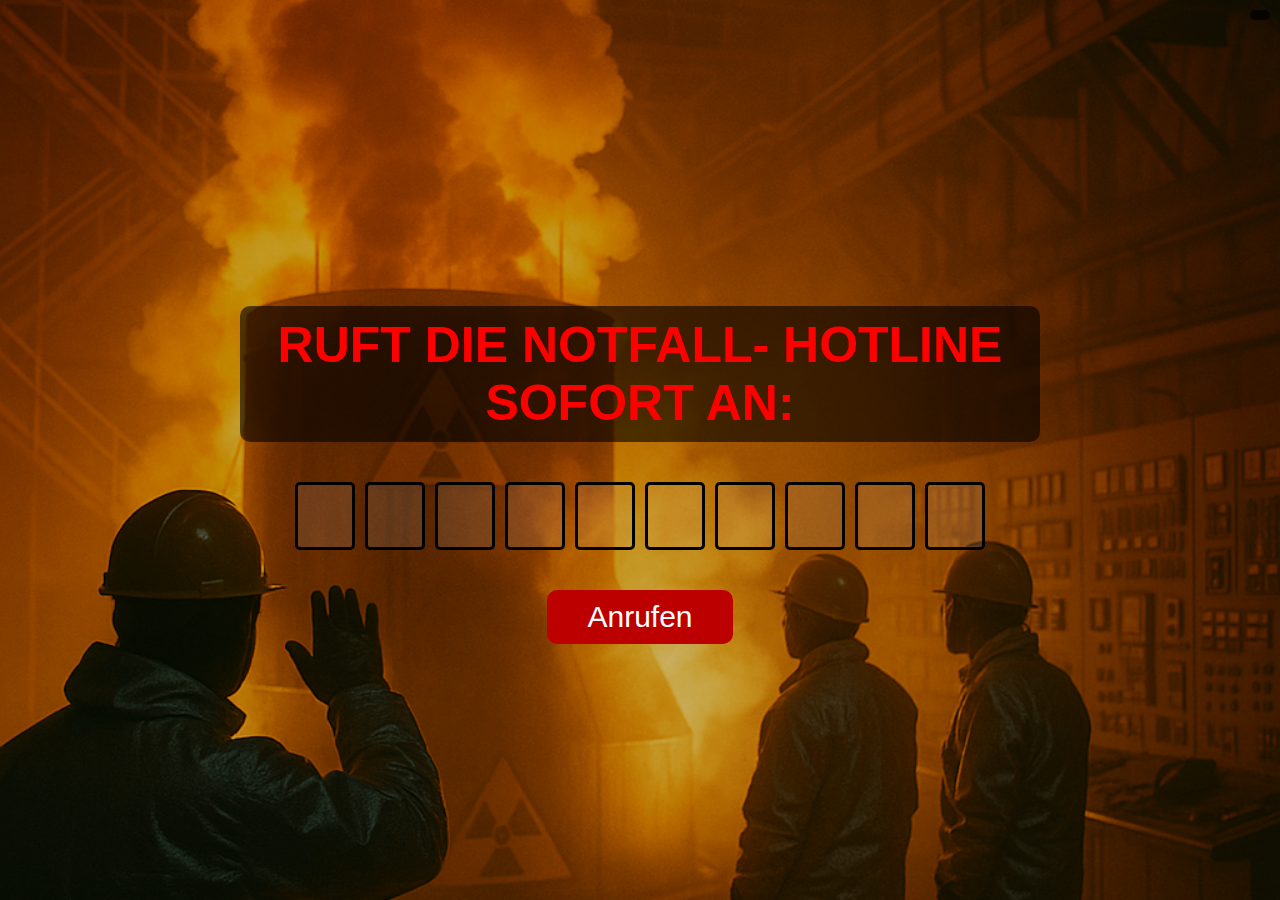
<file: index1.html>
<!DOCTYPE html>
<html lang="de">
<head>
    <meta charset="UTF-8">
    <meta name="viewport" content="width=device-width, initial-scale=1.0">
    <title>Notfall Hotline</title>
    <link rel="stylesheet" href="style1.css">
     <link href="https://fonts.googleapis.com/css2?family=VT323&display=swap" rel="stylesheet">
  <link href="https://fonts.googleapis.com/css2?family=Press+Start+2P&display=swap" rel="stylesheet">
</head>
<body>

    <div class="background"></div>

    <div class="container">

        <p class="red-instruction">RUFT DIE NOTFALL- HOTLINE SOFORT AN:</p>

        <div class="number-inputs">
            <input type="text" maxlength="1">
            <input type="text" maxlength="1">
            <input type="text" maxlength="1">
            <input type="text" maxlength="1">
            <input type="text" maxlength="1">
            <input type="text" maxlength="1">
            <input type="text" maxlength="1">
            <input type="text" maxlength="1">
            <input type="text" maxlength="1">
            <input type="text" maxlength="1">
        </div>

        <button class="call-button">Anrufen</button>

        <div id="error-message" class="hidden">
            ❌ Falsche Nummer! Versucht es nochmal.
        </div>

        <div id="instruction" class="hidden">
            📞 Verbindung hergestellt! 
        </div>

        <audio id="callSound" src="sounds/Notfall Hotline der  (3).mp3"></audio>
        <button id="nextPageBtn" class="next-btn" style="display: none;" onclick="window.location.href='index2.html'">
            Weiter
        </button>

          <div id="globalTimer" style="position: fixed; top: 10px; right: 10px; font-size: 1.5em; background: rgba(0,0,0,0.7); color: white; padding: 5px 10px; border-radius: 5px; z-index: 1000;">
          </div>
          <script src="script_Timer.js"></script> <!-- Timer zuerst -->
        <script src="script1.js"></script>       <!-- dein Spielscript danach -->
</body>
</html>
</file>
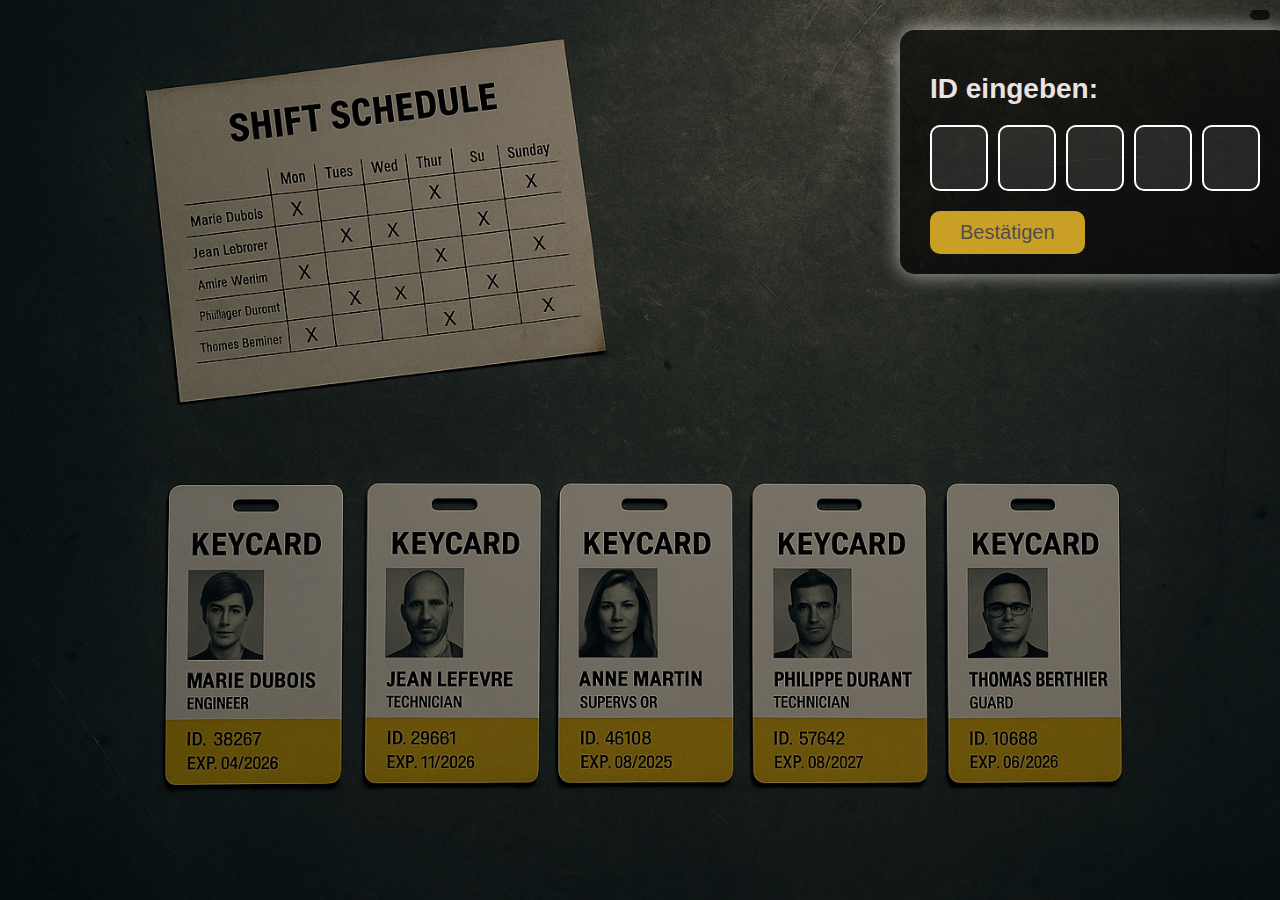
<file: index2.html>
<!DOCTYPE html>
<html lang="de">
<head>
    <meta charset="UTF-8">
    <meta name="viewport" content="width=device-width, initial-scale=1.0">
    <title>ID Eingabe</title>
    <link rel="stylesheet" href="style2.css">
    <link href="https://fonts.googleapis.com/css2?family=VT323&display=swap" rel="stylesheet">
    <link href="https://fonts.googleapis.com/css2?family=Press+Start+2P&display=swap" rel="stylesheet">
</head>
<body>

    <div class="background"></div>

    <div class="input-section">
        <h2>ID eingeben:</h2>

        <div class="number-inputs">
            <input type="text" maxlength="1">
            <input type="text" maxlength="1">
            <input type="text" maxlength="1">
            <input type="text" maxlength="1">
            <input type="text" maxlength="1">
        </div>

        <button id="check-btn" class="submit-button" onclick="checkID()">Bestätigen</button>

        <div id="instruction" class="hidden">
            ✅ Richtige ID! Zugriff gewährt.
        </div>
    </div>
    <button id="nextPageBtn" class="next-btn" style="display: none;" onclick="window.location.href='index3.html'">
        Weiter
      </button>

      <div id="globalTimer" style="position: fixed; top: 10px; right: 10px; font-size: 1.5em; background: rgba(0,0,0,0.7); color: white; padding: 5px 10px; border-radius: 5px; z-index: 1000;">
      </div>
      <script src="script_Timer.js"></script>
    <script src="script2.js"></script>
</body>
</html>
</file>
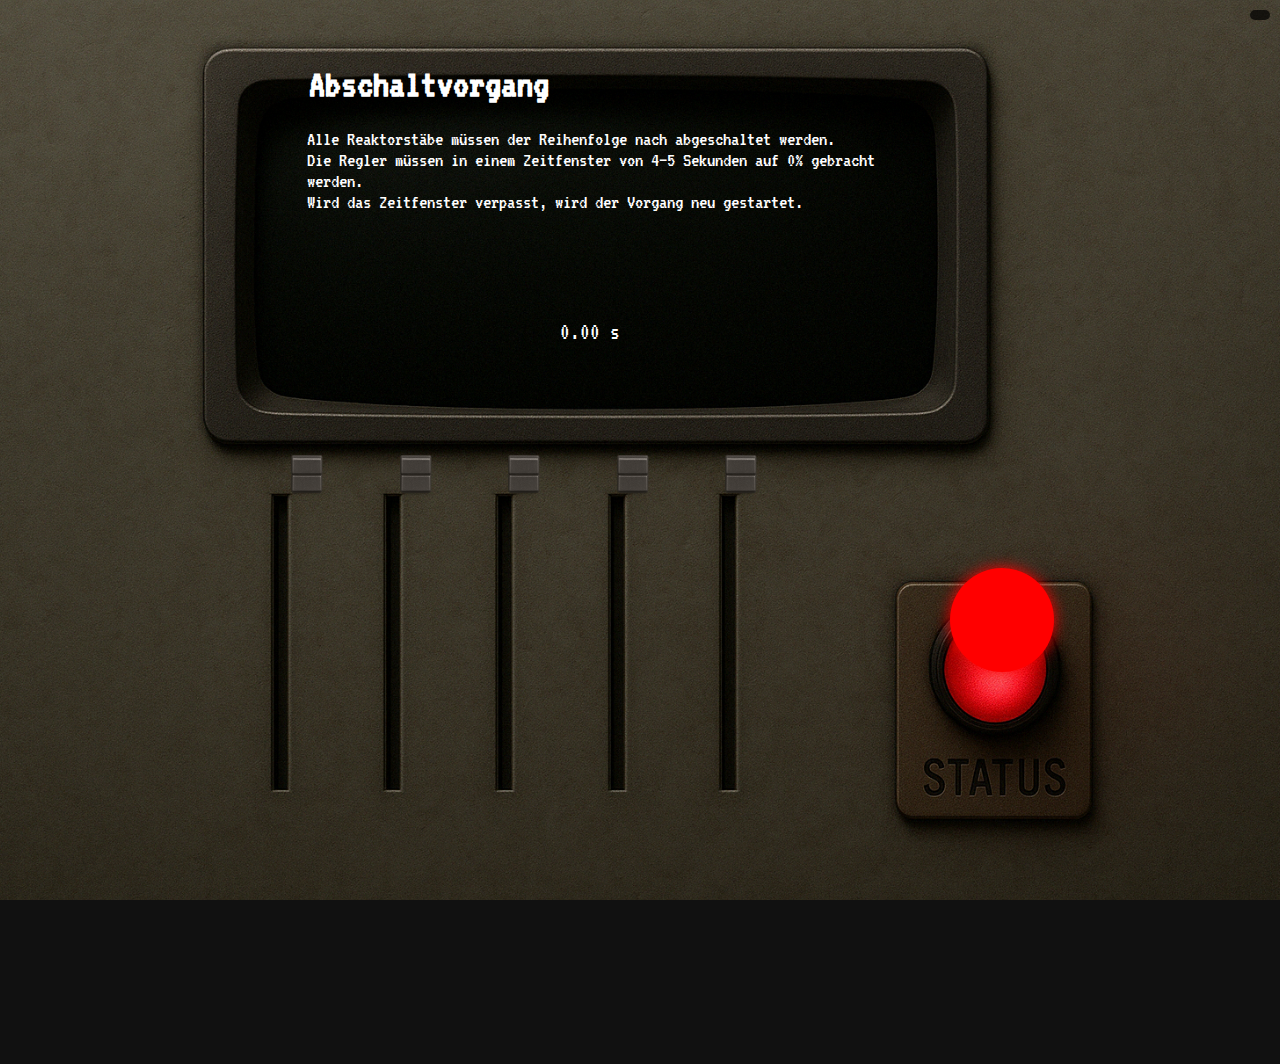
<file: index3.html>
<!DOCTYPE html>
<html lang="de">
<head>
  <meta charset="UTF-8">
  <title>Reaktor Abschaltung</title>
  <link rel="stylesheet" href="style3.css">
  <link href="https://fonts.googleapis.com/css2?family=VT323&display=swap" rel="stylesheet">
  <link href="https://fonts.googleapis.com/css2?family=Press+Start+2P&display=swap" rel="stylesheet">
</head>
<body>
  <h1>Abschaltvorgang</h1>

  <div class="instruction">
    Alle Reaktorstäbe müssen der Reihenfolge nach abgeschaltet werden. <br>
    Die Regler müssen in einem Zeitfenster von 4–5 Sekunden auf 0% gebracht werden. <br>
    Wird das Zeitfenster verpasst, wird der Vorgang neu gestartet.
  </div>

  <div class="status" id="status"></div>
  <div class="timer" id="timer">0.00 s</div>

  <div id="sliders">
    <div class="slider-container">
      <div class="slider-wrapper">
        <input type="range" min="0" max="100" value="0" class="slider">
        <img src="images/Knopf.png" class="knopf" alt="Knopf">
      </div>
    </div>
    <div class="slider-container">
      <div class="slider-wrapper">
        <input type="range" min="0" max="100" value="0" class="slider">
        <img src="images/Knopf.png" class="knopf" alt="Knopf">
      </div>
    </div>
    <div class="slider-container">
      <div class="slider-wrapper">
        <input type="range" min="0" max="100" value="0" class="slider">
        <img src="images/Knopf.png" class="knopf" alt="Knopf">
      </div>
    </div>
    <div class="slider-container">
      <div class="slider-wrapper">
        <input type="range" min="0" max="100" value="0" class="slider">
        <img src="images/Knopf.png" class="knopf" alt="Knopf">
      </div>
    </div>
    <div class="slider-container">
      <div class="slider-wrapper">
        <input type="range" min="0" max="100" value="0" class="slider">
        <img src="images/Knopf.png" class="knopf" alt="Knopf">
      </div>
    </div>
  </div>

  <div class="lamp" id="lamp"></div>
  <button id="nextPageBtn" class="next-btn" style="display: none;" onclick="window.location.href='index4.html'">
    Weiter
  </button>
  <div id="globalTimer" style="position: fixed; top: 10px; right: 10px; font-size: 1.5em; background: rgba(0,0,0,0.7); color: white; padding: 5px 10px; border-radius: 5px; z-index: 1000;">
  </div>

  <script src="script_Timer.js"></script>
  <script src="script3.js"></script>
</body>
</html>
</file>
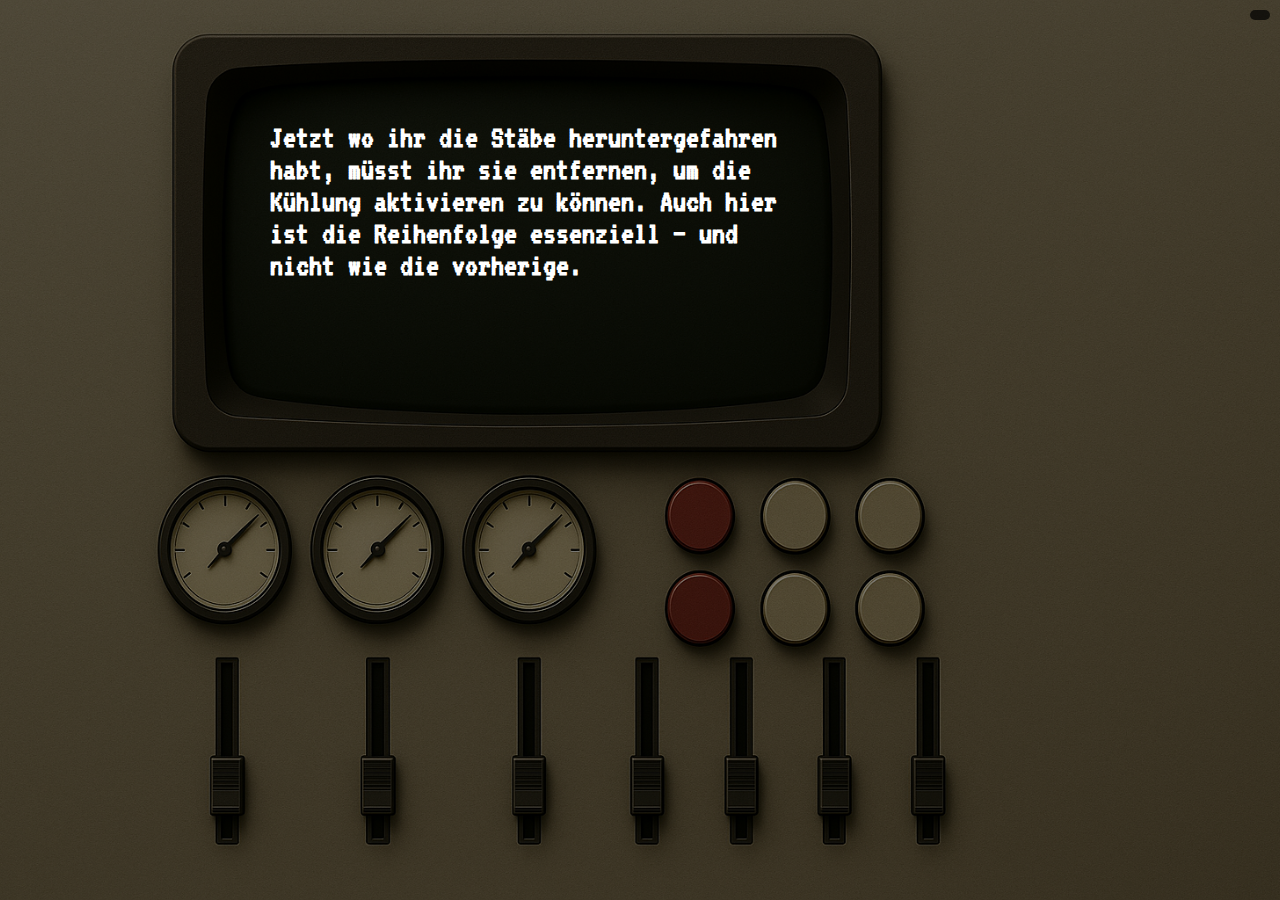
<file: index4.html>
<!DOCTYPE html>
<html lang="de">
<head>
  <meta charset="UTF-8">
  <meta name="viewport" content="width=device-width, initial-scale=1.0">
  <title>Hintergrundbild mit Text</title>
  <link href="https://fonts.googleapis.com/css2?family=VT323&display=swap" rel="stylesheet">
  <link href="https://fonts.googleapis.com/css2?family=Press+Start+2P&display=swap" rel="stylesheet">
  <style>
    html, body {
      height: 100%;
      margin: 0;
      padding: 0;
      overflow: hidden;
      font-family: 'VT323', monospace;
    }

    body {
      position: relative;
    }

    .background-image {
      position: absolute;
      top: 0;
      left: 0;
      width: 100vw;
      height: 100vh;
      object-fit: cover;
      z-index: -1;
    }

    .overlay {
      position: absolute;
      top: 0;
      left: 0;
      width: 100vw;
      height: 100vh;
      background-color: rgba(0, 0, 0, 0.5);
      display: flex;
      justify-content: center;
      align-items: center;
      padding: 40px;
      box-sizing: border-box;
    }

    .overlay h1 {
    position: absolute;
    top: 100px; /* Abstand von oben */
    left: 270px; /* Abstand von links */
    color: white;
    max-width: 42%;
    font-size: 2em;
}

.next-btn {
  position: fixed;
  top: 62%;
  left: 80%;
  transform: translate(-50%, -50%);
  padding: 0.5rem 0.5rem;
  font-size: 1.6rem;
  background-color: #00ff00;
  color: black;
  font-family: 'Press Start 2P', cursive;
  text-decoration: none;
  border: 2px solid black;
  border-radius: 10px;
  box-shadow: 0 0 10px lime;
  transition: all 0.3s ease;
  z-index: 9999;
  display: none;
}

.next-btn:hover {
  background-color: #00cc00;
  box-shadow: 0 0 15px lime;
}
  </style>
</head>
<body>
  <img src="images/background4.png" alt="Hintergrund" class="background-image">
  <div class="overlay">
    <h1>
      Jetzt wo ihr die Stäbe heruntergefahren habt, müsst ihr sie entfernen, um die Kühlung aktivieren zu können.
      Auch hier ist die Reihenfolge essenziell – und nicht wie die vorherige.
    </h1>
  </div>
  <button id="nextPageBtn" class="next-btn" style="display: none;" onclick="window.location.href='index5.html'">
    Weiter
  </button>


  <div id="globalTimer" style="position: fixed; top: 10px; right: 10px; font-size: 1.5em; background: rgba(0,0,0,0.7); color: white; padding: 5px 10px; border-radius: 5px; z-index: 1000;">
  </div>
  <script src="script_Timer.js"></script>
  <script>
    startOrResumeTimer(); // 20 Minuten

    window.addEventListener('load', () => {
      setTimeout(() => {
        document.getElementById('nextPageBtn').style.display = 'block';
      }, 3000); // 3 Sekunden Verzögerung
    });
  </script>
</body>
</html>
</file>
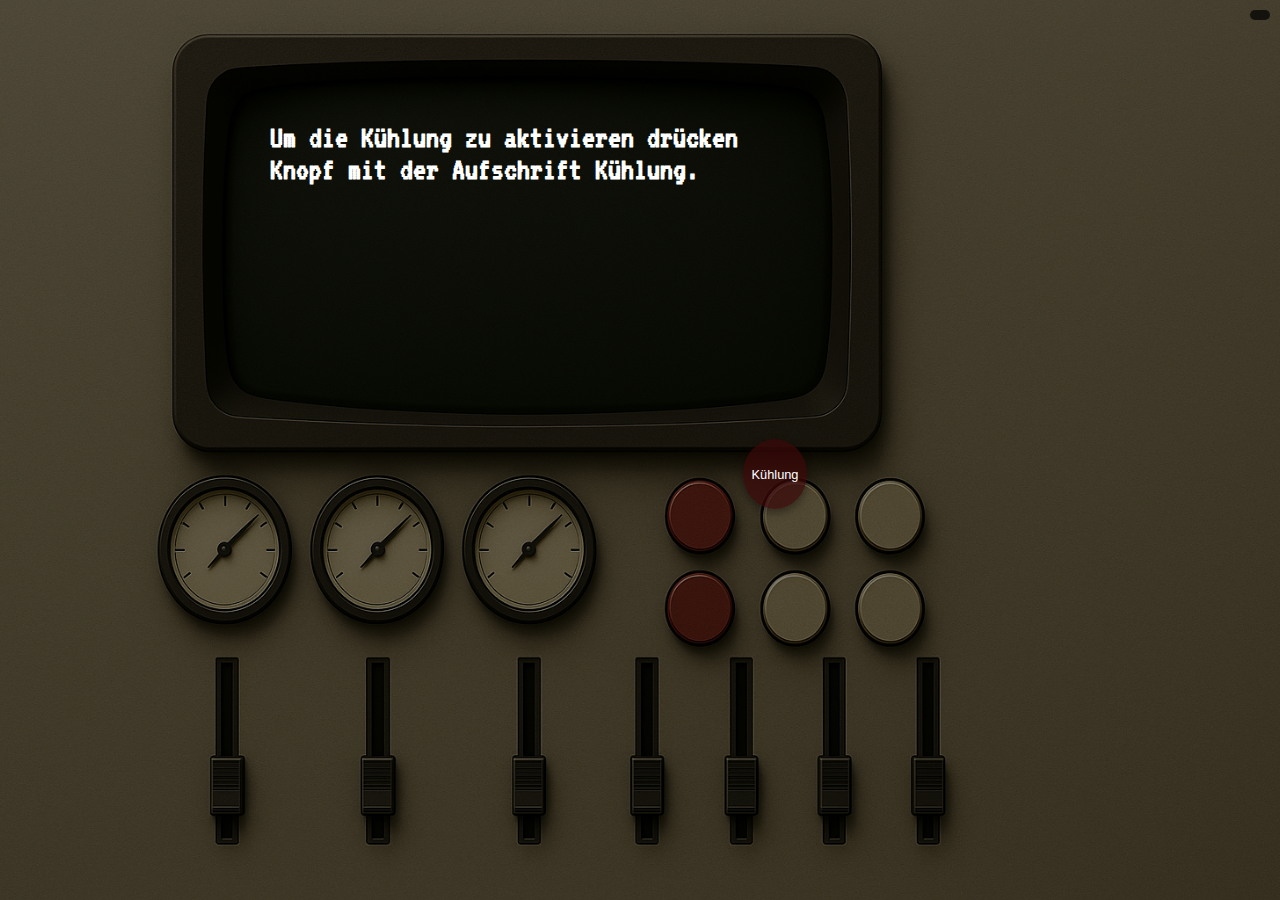
<file: index5_1.html>
<!DOCTYPE html>
<html lang="de">
<head>
  <meta charset="UTF-8">
  <meta name="viewport" content="width=device-width, initial-scale=1.0">
  <title>Kühlung abschalten</title>
  <link href="https://fonts.googleapis.com/css2?family=VT323&display=swap" rel="stylesheet">
  <link href="https://fonts.googleapis.com/css2?family=Press+Start+2P&display=swap" rel="stylesheet">
  <style>
    html, body {
      height: 100%;
      margin: 0;
      padding: 0;
      overflow: hidden;
      font-family: 'VT323', monospace;
    }

    body {
      position: relative;
    }

    .background-image {
      position: absolute;
      top: 0;
      left: 0;
      width: 100vw;
      height: 100vh;
      object-fit: cover;
      z-index: -1;
    }

    .overlay {
      position: absolute;
      top: 0;
      left: 0;
      width: 100vw;
      height: 100vh;
      background-color: rgba(0, 0, 0, 0.5);
      display: flex;
      justify-content: center;
      align-items: center;
      padding: 40px;
      box-sizing: border-box;
    }

    .overlay h1 {
      position: absolute;
      top: 100px;
      left: 270px;
      color: white;
      max-width: 42%;
      font-size: 2em;
    }

    .cooling-btn {
      position: absolute;
      top: 439px;
      right: 473px;
      width: 64px;
      height: 70px;
      background-color: rgba(57, 8, 8, 0.736);
      color: rgb(255, 255, 255);
      border: none;
      border-radius: 50%;
      border-color: black;
      border-width: 10px;
      font-size: 0.8rem;
      font-family: 'Arial', cursive;
      cursor: pointer;
      box-shadow: 0 4px 10px rgba(0,0,0,0.4);
      transition: background-color 0.3s ease;
    }

    .cooling-btn.active {
      background-color: rgba(8, 84, 8, 0.615) !important;
    }

    .next-btn {
      position: fixed;
      top: 62%;
      left: 80%;
      transform: translate(-50%, -50%);
      padding: 0.5rem 0.5rem;
      font-size: 1.6rem;
      background-color: #00ff00;
      color: black;
      font-family: 'Press Start 2P', cursive;
      text-decoration: none;
      border: 2px solid black;
      border-radius: 10px;
      box-shadow: 0 0 10px lime;
      transition: all 0.3s ease;
      z-index: 9999;
      display: none;
    }

    .next-btn:hover {
      background-color: #00cc00;
      box-shadow: 0 0 15px lime;
    }
  </style>
</head>
<body>
  <img src="images/background4.png" alt="Hintergrund" class="background-image">
  <div class="overlay">
    <h1>Um die Kühlung zu aktivieren drücken Knopf mit der Aufschrift Kühlung.</h1>
    <button class="cooling-btn" id="coolingButton">Kühlung</button>
  </div>
  <button id="nextPageBtn" class="next-btn" style="display: none;" onclick="window.location.href='end.html'">
    Weiter
  </button>

  <!-- Weiter-Button erscheint nach Erfolg -->
  <div id="globalTimer" style="position: fixed; top: 10px; right: 10px; font-size: 1.5em; background: rgba(0,0,0,0.7); color: white; padding: 5px 10px; border-radius: 5px; z-index: 1000;">
  </div>
  <script src="script_Timer.js"></script>
  <script>

  startOrResumeTimer(); // 20 Minuten

    const button = document.getElementById('coolingButton');
    const nextBtn = document.getElementById('nextPageBtn');
  
    button.addEventListener('click', () => {
      // ✔️ Button wird grün
      button.classList.add('active');
  
      // ✔️ Zeige den Weiter-Button nach 3 Sekunden
      setTimeout(() => {
        if (nextBtn) {
          nextBtn.style.display = 'block';
        }
      }, 3000); // 3000 Millisekunden = 3 Sekunden
  
      // 🔄 Signal an Microcontroller senden (optional)
      fetch('http://192.168.1.42/start-cooling', {
        method: 'GET'
      })
      .then(response => {
        if (response.ok) {
          console.log('Signal erfolgreich gesendet.');
        } else {
          console.error('Fehler beim Senden des Signals.');
        }
      })
      .catch(error => {
        console.error('Verbindungsfehler:', error);
      });
    });
  </script>
</body>
</html>
</file>
<file: style1.css>
body, html {
    margin: 0;                /* Kein Außenabstand */
    padding: 0;               /* Kein Innenabstand */
    height: 100%;             /* Ganze Fensterhöhe */
    font-family: 'Orbitron', sans-serif;  /* Schriftart */
    color: white;             /* Standardtextfarbe */
    display: flex;            /* Flexbox für Zentrierung */
    justify-content: center; /* Horizontal zentrieren */
    align-items: center;     /* Vertikal zentrieren */
    overflow: hidden;        /* Scrollen verhindern */
}

.background {
    position: absolute;
    top: 0;
    left: 0;
    width: 100%;
    height: 100%;
    background-image: url('images/Szenario.png'); /* Dein Bild */
    background-size: cover;
    background-position: center;
    filter: brightness(0.8);
    z-index: -1;
}

.container {
    text-align: center;
    max-width: 800px;
    padding: 20px;
}

.red-instruction {
    font-size: 50px; 
    color: red;
    font-weight: bold;
    margin-bottom: 20px;
    background: rgba(0, 0, 0, 0.6);
    padding: 10px 20px;
    border-radius: 10px;
    display: inline-block;
    animation: warningBlink 1s infinite; /* <- Animation hinzufügen! */
}

.number-inputs {
    display: flex;
    justify-content: center;
    flex-wrap: wrap;
    gap: 10px;
    margin: 20px 0;
    
}

.number-inputs input {
    width: 50px;
    height: 60px;
    font-size: 30px;
    text-align: center;
    border-radius: 5px;
    border: 3px solid rgb(0, 0, 0);
    background: rgba(242, 242, 242, 0.1);
    color: rgb(0, 0, 0);
}

.call-button {
    background-color: rgb(188, 0, 0);
    color: white;
    font-size: 30px;
    padding: 10px 40px;
    border: none;
    border-radius: 10px;
    cursor: pointer;
    margin-top: 20px;
}

.call-button:hover {
    background-color: darkred;
}

.hidden {
    display: none;
}

#instruction {
    margin-top: 20px;
    font-size: 22px;
    background: rgba(0, 0, 0, 0.7);
    padding: 15px;
    border-radius: 10px;
}

#error-message.hidden {
    background: rgba(255, 0, 0, 0.15); /* leicht roter Hintergrund */
    color: #ff3333;                   /* kräftiges Rot für den Text */
    font-size: 22px;
    font-weight: bold;
    padding: 12px 20px;
    border: 2px solid #ffffff;
    border-radius: 10px;
    margin-top: 20px;
    text-align: center;
    display: none; /* Start: unsichtbar */
}
#error-message{
    background: rgba(0, 0, 0, 0.15); /* leicht roter Hintergrund */
    color: #ffffff;                   /* kräftiges Rot für den Text */
    font-size: 22px;
    font-weight: bold;
    padding: 12px 20px;
    
    margin-top: 20px;
    text-align: center;
}

@keyframes warningBlink {
    0%, 100% {
        color: red;
        text-shadow: 0 0 10px red, 0 0 20px red;
    }
    50% {
        color: rgb(106, 18, 4);
        text-shadow: 0 0 20px white, 0 0 30px red;
    }
}

.next-btn {
    position: fixed;
    top: 85%;
    left: 50.5%;
    transform: translate(-50%, -50%);
    padding: 0.5rem 0.5rem;
    font-size: 1.6rem;
    background-color: #00ff00;
    color: black;
    font-family: 'Press Start 2P', cursive;
    text-decoration: none;
    border: 2px solid black;
    border-radius: 10px;
    box-shadow: 0 0 10px lime;
    transition: all 0.3s ease;
    z-index: 9999;
    display: none;
  }
  
  .next-btn:hover {
    background-color: #00cc00;
    box-shadow: 0 0 15px lime;
  }
</file>
<file: style2.css>
body, html {
    margin: 0;
    padding: 0;
    height: 100%;
    font-family: 'Orbitron', sans-serif;
    overflow: hidden;
}

.background {
    position: absolute;
    top: 0;
    left: 0;
    width: 100%;
    height: 100%;
    background-image: url('images/Schichtplan.png'); /* Dein Bild */
    background-size: cover;
    background-position: center;
    filter: brightness(0.8);
    z-index: -1;
}

.input-section {
    position: absolute;
    top: 30px;
    left: 900px;
    background: rgba(0, 0, 0, 0.6);
    padding: 20px 30px;
    border-radius: 15px;
    box-shadow: 0 0 20px rgba(241, 240, 240, 0.7);
}

.input-section h2 {
    color: rgb(235, 227, 227);
    font-size: 28px;
    margin-bottom: 20px;
}

.number-inputs {
    display: flex;
    gap: 10px;
}

.number-inputs input {
    width: 50px;
    height: 60px;
    font-size: 26px;
    text-align: center;
    border: 2px solid white;
    border-radius: 10px;
    background: rgba(255, 255, 255, 0.1);
    color: rgb(192, 161, 35);
    outline: none;
    transition: 0.3s;
}

.number-inputs input:focus {
    background: rgba(255, 255, 255, 0.3);
    border-color: rgb(244, 233, 233);
}

.submit-button {
    margin-top: 20px;
    background: rgb(201, 160, 37);
    color: rgb(81, 77, 77);
    padding: 10px 30px;
    border: none;
    border-radius: 10px;
    font-size: 20px;
    cursor: pointer;
    transition: background 0.3s;
}

.submit-button:hover {
    background: darkred;
}

.hidden {
    display: none;
}

#instruction {
    margin-top: 20px;
    color: lime;
    font-size: 22px;
}

.next-btn {
    position: fixed;
    top: 45%;
    left: 76%;
    transform: translate(-50%, -50%);
    padding: 0.5rem 0.5rem;
    font-size: 1.6rem;
    background-color: #00ff00;
    color: black;
    font-family: 'Press Start 2P', cursive;
    text-decoration: none;
    border: 2px solid black;
    border-radius: 10px;
    box-shadow: 0 0 10px lime;
    transition: all 0.3s ease;
    z-index: 9999;
    display: none;
  }
  
  .next-btn:hover {
    background-color: #00cc00;
    box-shadow: 0 0 15px lime;
  }
</file>
<file: style3.css>
body {
  position: relative;
  font-family: 'VT323', monospace;
  background: #111;
  color: white;
  background-image: url('images/Konsole\ .png');
  background-size: cover;
  background-position: center;
  background-repeat: no-repeat;
  background-attachment: fixed;
  margin: 0;
  padding: 0;
  height: 100%;
  overflow: hidden;
}

h1 {
  position: absolute;
  top: 4rem;
  left:33.5%;
  transform: translateX(-50%);
  font-size: 2.5rem;
  color: white;
  text-align: center;
  margin: 0;
}

.instruction {
  position: absolute;
  top: 8rem;
  left: 46.5%;
  transform: translateX(-50%);
  font-size: 1.3rem;
  text-align: left;
  max-width: 45%;
  color: white;
}

.status {
  position: absolute;
  top: 17rem;
  left: 19.65rem;
  font-size: 1.25rem;
  font-weight: bold;
  min-height: 2rem;
}

.timer {
  position: absolute;
  top: 20rem;
  left: 35rem;
  font-size: 1.5rem;
  min-height: 1.8rem;
}

#sliders {
  position: absolute;
  top: 26.5rem;
  left: 18.275rem;
  display: flex;
  justify-content: center;
  align-items: flex-end;
  gap: 4.9rem;
}

.slider-container {
  display: flex;
  flex-direction: column;
  align-items: center;
  position: relative;
  height: 40rem;
}

input[type=range] {
  writing-mode: tb-rl;
  -webkit-appearance: none;
  appearance: none;
  width: 1.875rem;
  height: 20.5rem;
  background: transparent;
  border: none;
  opacity: 1;
  pointer-events: auto;
}

input[type=range].active {
  pointer-events: auto;
  opacity: 1;
}

input[type=range].done {
  background: transparent;
}

/* Chrome, Edge, Safari */
input[type=range]::-webkit-slider-thumb {
  -webkit-appearance: none;
  background: transparent;
  border: none;
  width: 40px;
  height: 40px;
}

input[type=range]::-webkit-slider-runnable-track {
  background: transparent;
  border: none;
}

/* Firefox */
input[type=range]::-moz-range-thumb {
  background: transparent;
  border: none;
  width: 40px;
  height: 40px;
}

input[type=range]::-moz-range-track {
  background: transparent;
  border: none;
}
.lamp {
  position: absolute;
  top: 35.5rem;
  left: 59.35rem;
  width: 6.5rem;
  height: 6.5rem;
  border-radius: 50%;
  background-color: red;
  box-shadow: 0 0 0.9375rem red;
  transition: background-color 0.4s, box-shadow 0.4s;
}

.lamp.green {
  background-color: lime;
  box-shadow: 0 0 1.25rem lime;
}

@keyframes blink {
  0%, 100% {
    background-color: red;
    box-shadow: 0 0 0.625rem red;
  }
  50% {
    background-color: #550000;
    box-shadow: 0 0 0.125rem #550000;
  }
}

.lamp.blinking {
  animation: blink 1s infinite;
}
.slider-wrapper {
position: relative;
width: 1.875rem;
height: 18.75rem;
}

.knopf {
position: absolute;
top: 0;
left: 50%;
transform: translateX(-50%);
width: 5.5rem;
pointer-events: none;
z-index: 2;
}

.next-btn {
  position: fixed;
  top: 62%;
  left: 76%;
  transform: translate(-50%, -50%);
  padding: 0.5rem 0.5rem;
  font-size: 1.6rem;
  background-color: #00ff00;
  color: black;
  font-family: 'Press Start 2P', cursive;
  text-decoration: none;
  border: 2px solid black;
  border-radius: 10px;
  box-shadow: 0 0 10px lime;
  transition: all 0.3s ease;
  z-index: 9999;
  display: none;
}

.next-btn:hover {
  background-color: #00cc00;
  box-shadow: 0 0 15px lime;
}
</file>
